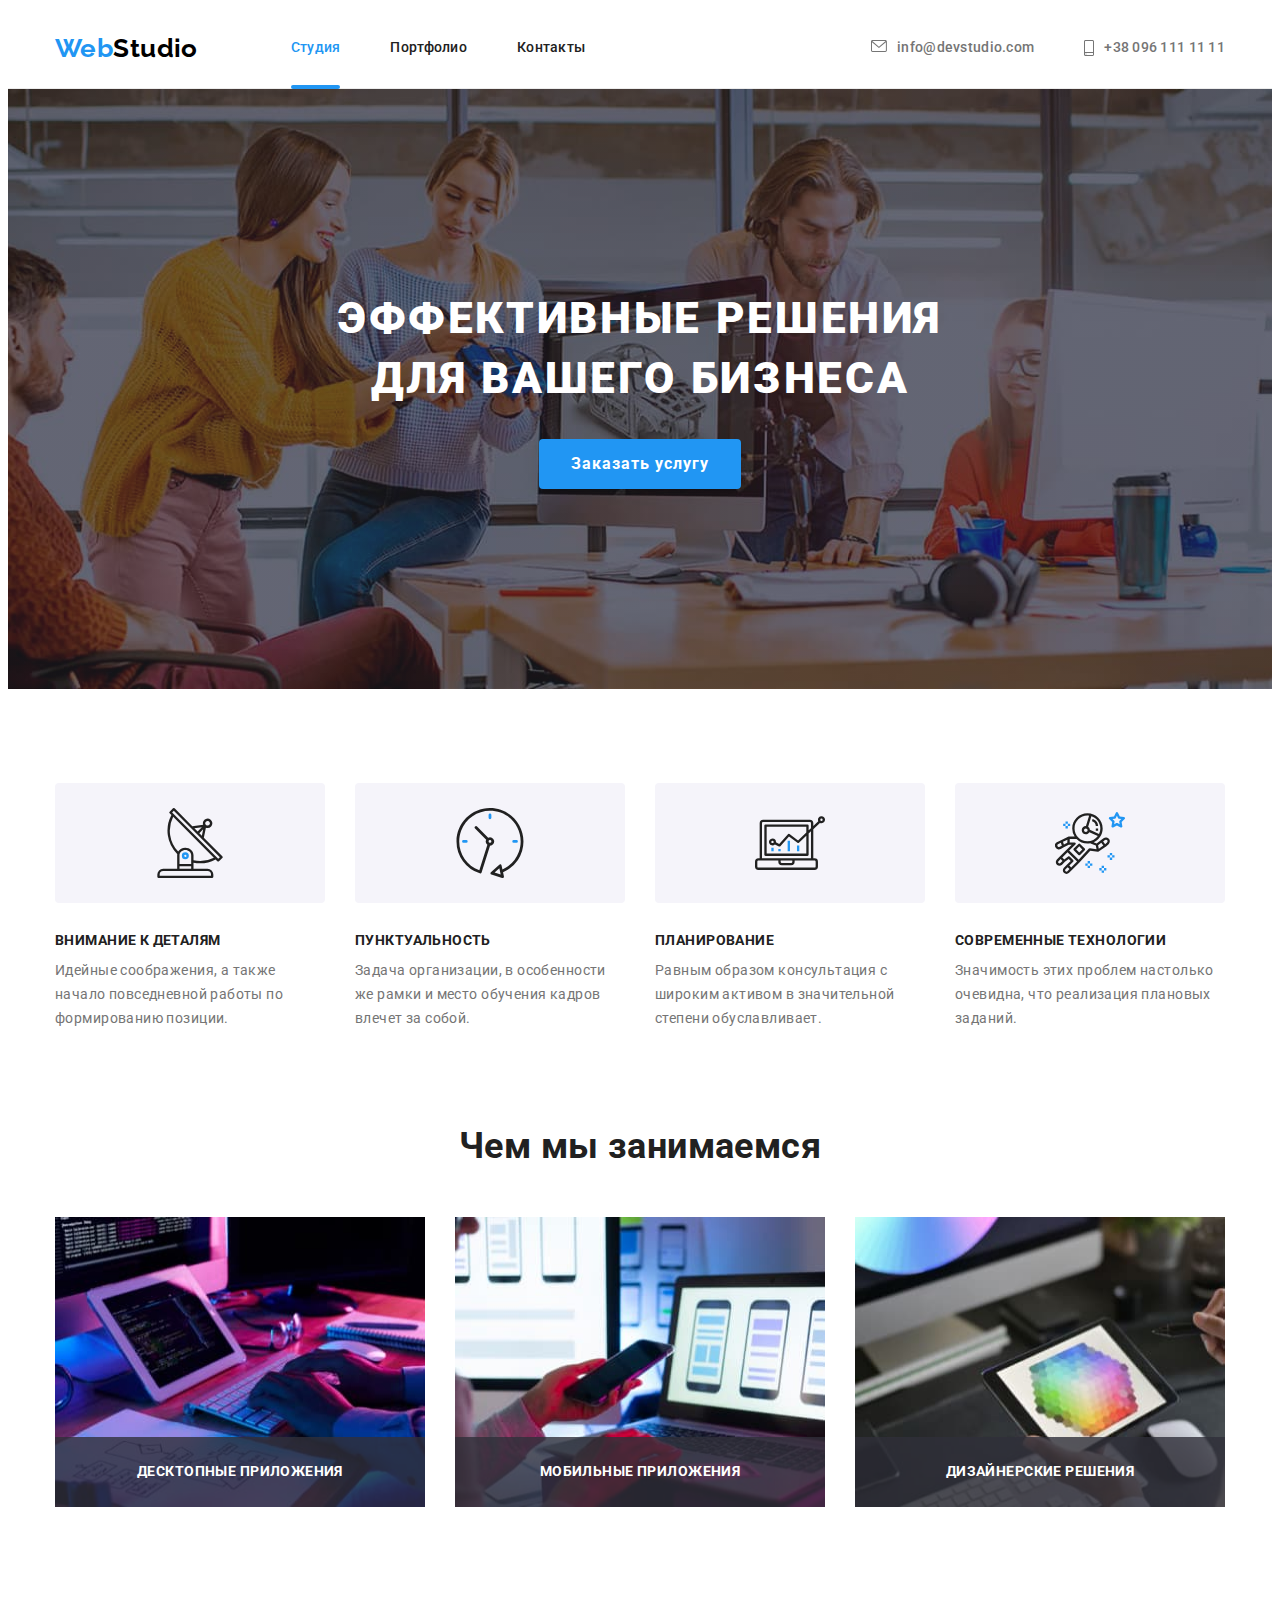
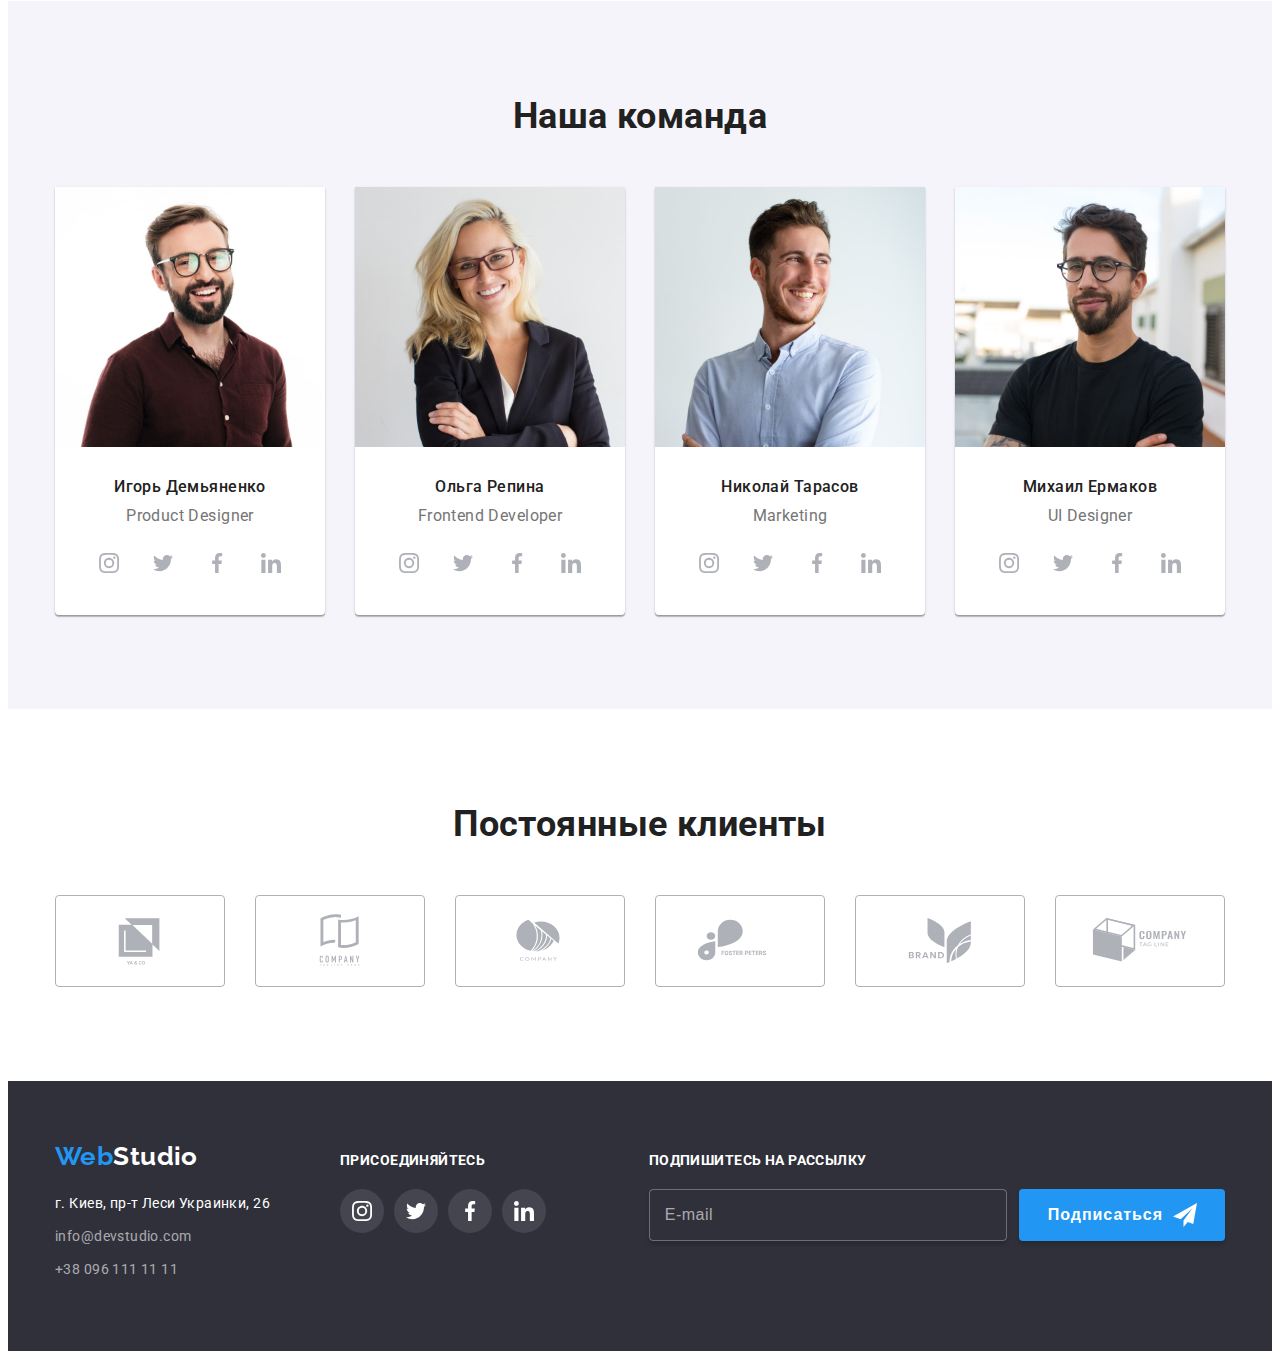
<file: index.html>
<!DOCTYPE html>
<html lang="ru">
  <head>
    <meta charset="UTF-8" />
    <meta http-equiv="X-UA-Compatible" content="IE=edge" />
    <meta name="viewport" content="width=device-width, initial-scale=1.0" />
    <link rel="preconnect" href="https://fonts.gstatic.com" />
    <link
      href="https://fonts.googleapis.com/css2?family=Raleway:wght@700&family=Roboto:wght@400;500;700;900&display=swap"
      rel="stylesheet"
    />
    <link
      rel="stylesheet"
      href="https://cdnjs.cloudflare.com/ajax/libs/modern-normalize/1.1.0/modern-normalize.min.css"
      integrity="sha512-wpPYUAdjBVSE4KJnH1VR1HeZfpl1ub8YT/NKx4PuQ5NmX2tKuGu6U/JRp5y+Y8XG2tV+wKQpNHVUX03MfMFn9Q=="
      crossorigin="anonymous"
      referrerpolicy="no-referrer"
    />
    <link rel="stylesheet" href="./css/styles.css" />
    <title>Студия</title>
  </head>
  <body>
    <header class="header-section">
      <div class="container">
        <nav class="nav">
          <a class="logo link" href="./index.html" lang="en"
            >Web<span class="logo-span">Studio</span></a
          >
          <ul class="nav-site list">
            <li class="nav-site-item">
              <a class="nav-site-link link current" href="./index.html"
                >Студия</a
              >
            </li>
            <li class="nav-site-item">
              <a class="nav-site-link link" href="./portfolio.html"
                >Портфолио</a
              >
            </li>
            <li class="nav-site-item">
              <a class="nav-site-link link" href="#">Контакты</a>
            </li>
          </ul>
        </nav>
        <ul class="nav-contact list">
          <li class="nav-contact-item">
            <a class="nav-contact-link link" href="mailto:info@devstudio.com">
              <svg class="nav-costacts-icon" width="16" height="12">
                <use href="./images/icons.svg#icon-envelope"></use>
              </svg>
              info@devstudio.com</a
            >
          </li>
          <li class="nav-contact-item">
            <a class="nav-contact-link link" href="tel:00380961111111">
              <svg class="nav-costacts-icon" width="10" height="16">
                <use href="./images/icons.svg#icon-smartphone"></use>
              </svg>
              +38 096 111 11 11</a
            >
          </li>
        </ul>
      </div>
    </header>
    <main>
      <!--HERO-->
      <section class="hero-section overlay">
        <div class="container">
          <h1 class="hero-title">Эффективные решения для вашего бизнеса</h1>
          <button class="hero-btn" type="button" data-modal-open>
            Заказать услугу
          </button>
        </div>
      </section>
      <!--FEATURES-->
      <section class="features-section">
        <div class="container">
          <!--h2 for this section is hidden via css-->
          <h2 class="features-title visually-hidden">Особенности</h2>
          <ul class="features-list list">
            <li class="features-item">
              <div class="features-icon-wraper">
                <svg class="features-icon" width="70" height="70">
                  <use href="./images/icons.svg#icon-antenna"></use>
                </svg>
              </div>
              <h3 class="features-subtitle">Внимание к деталям</h3>
              <p class="features-description">
                Идейные соображения, а также начало повседневной работы по
                формированию позиции.
              </p>
            </li>
            <li class="features-item">
              <div class="features-icon-wraper">
                <svg class="features-icon" width="70" height="70">
                  <use href="./images/icons.svg#icon-clock"></use>
                </svg>
              </div>
              <h3 class="features-subtitle">Пунктуальность</h3>
              <p class="features-description">
                Задача организации, в особенности же рамки и место обучения
                кадров влечет за собой.
              </p>
            </li>
            <li class="features-item">
              <div class="features-icon-wraper">
                <svg class="features-icon" width="70" height="70">
                  <use href="./images/icons.svg#icon-diagram"></use>
                </svg>
              </div>
              <h3 class="features-subtitle">Планирование</h3>
              <p class="features-description">
                Равным образом консультация с широким активом в значительной
                степени обуславливает.
              </p>
            </li>
            <li class="features-item">
              <div class="features-icon-wraper">
                <svg class="features-icon" width="70" height="70">
                  <use href="./images/icons.svg#icon-astronaut"></use>
                </svg>
              </div>
              <h3 class="features-subtitle">Современные технологии</h3>
              <p class="features-description">
                Значимость этих проблем настолько очевидна, что реализация
                плановых заданий.
              </p>
            </li>
          </ul>
        </div>
      </section>
      <!--WHAT WE DO-->
      <section class="what-we-do-section">
        <div class="container">
          <h2 class="what-we-do-title section-title">Чем мы занимаемся</h2>
          <ul class="what-we-do-list list">
            <li class="what-we-do-item">
              <img
                class="what-we-do-image"
                src="./images/studio/what_we_do/img_1.jpg"
                alt="программист набирает код"
                width="370"
                height="290"
              />
              <p class="what-we-do-description">Десктопные приложения</p>
            </li>
            <li class="what-we-do-item">
              <img
                class="what-we-do-image"
                src="./images/studio/what_we_do/img_2.jpg"
                alt="дизайнер выбирает макет мобильной страницы"
                width="370"
                height="290"
              />
              <p class="what-we-do-description">Мобильные приложения</p>
            </li>
            <li class="what-we-do-item">
              <img
                class="what-we-do-image"
                src="./images/studio/what_we_do/img_3.jpg"
                alt="дизайнер выбирает цвет из палитры"
                width="370"
                height="290"
              />
              <p class="what-we-do-description">Дизайнерские решения</p>
            </li>
          </ul>
        </div>
      </section>
      <!--TEAM-->
      <section class="team-section">
        <div class="container">
          <h2 class="team-title section-title">Наша команда</h2>
          <ul class="team-list list set-wrapper">
            <li class="team-item set-element">
              <div class="team-item-thumb">
                <img
                  src="./images/studio/team/ihor.jpg"
                  alt="улыбающийся мужчина"
                  width="270"
                  height="260"
                />
              </div>
              <div class="team-item-info">
                <h3 class="team-subtitle">Игорь Демьяненко</h3>
                <p class="team-description" lang="en">Product Designer</p>
                <ul class="socials-list list">
                  <li class="socials-item">
                    <a
                      class="socials-link"
                      aria-label="Ссылка на Instagram"
                      href="#"
                      target="_blank"
                      rel="noopener noreferrer"
                    >
                      <span class="visually-hidden">Переход в соцсеть</span>
                      <svg class="socials-icon">
                        <use href="./images/icons.svg#icon-instagram"></use>
                      </svg>
                    </a>
                  </li>
                  <li class="socials-item">
                    <a
                      class="socials-link"
                      aria-label="Ссылка на Twitter"
                      href="#"
                      target="_blank"
                      rel="noopener noreferrer"
                    >
                      <span class="visually-hidden">Переход в соцсеть</span>
                      <svg class="socials-icon">
                        <use href="./images/icons.svg#icon-twitter"></use>
                      </svg>
                    </a>
                  </li>
                  <li class="socials-item">
                    <a
                      class="socials-link"
                      aria-label="Ссылка на Facebook"
                      href="#"
                      target="_blank"
                      rel="noopener noreferrer"
                    >
                      <span class="visually-hidden">Переход в соцсеть</span>
                      <svg class="socials-icon">
                        <use href="./images/icons.svg#icon-facebook"></use>
                      </svg>
                    </a>
                  </li>
                  <li class="socials-item">
                    <a
                      class="socials-link"
                      aria-label="Ссылка на LinkedIn"
                      href="#"
                      target="_blank"
                      rel="noopener noreferrer"
                    >
                      <span class="visually-hidden">Переход в соцсеть</span>
                      <svg class="socials-icon">
                        <use href="./images/icons.svg#icon-linkedin"></use>
                      </svg>
                    </a>
                  </li>
                </ul>
              </div>
            </li>
            <li class="team-item set-element">
              <div class="team-item-thumb">
                <img
                  src="./images/studio/team/olga.jpg"
                  alt="улыбающаяся девушка"
                  width="270"
                  height="260"
                />
              </div>
              <div class="team-item-info">
                <h3 class="team-subtitle">Ольга Репина</h3>
                <p class="team-description" lang="en">Frontend Developer</p>
                <ul class="socials-list list">
                  <li class="socials-item">
                    <a
                      class="socials-link"
                      aria-label="Ссылка на Instagram"
                      href="#"
                      target="_blank"
                      rel="noopener noreferrer"
                    >
                      <span class="visually-hidden">Переход в соцсеть</span>
                      <svg class="socials-icon">
                        <use href="./images/icons.svg#icon-instagram"></use>
                      </svg>
                    </a>
                  </li>
                  <li class="socials-item">
                    <a
                      class="socials-link"
                      aria-label="Ссылка на Twitter"
                      href="#"
                      target="_blank"
                      rel="noopener noreferrer"
                    >
                      <span class="visually-hidden">Переход в соцсеть</span>
                      <svg class="socials-icon">
                        <use href="./images/icons.svg#icon-twitter"></use>
                      </svg>
                    </a>
                  </li>
                  <li class="socials-item">
                    <a
                      class="socials-link"
                      aria-label="Ссылка на Facebook"
                      href="#"
                      target="_blank"
                      rel="noopener noreferrer"
                    >
                      <span class="visually-hidden">Переход в соцсеть</span>
                      <svg class="socials-icon">
                        <use href="./images/icons.svg#icon-facebook"></use>
                      </svg>
                    </a>
                  </li>
                  <li class="socials-item">
                    <a
                      class="socials-link"
                      aria-label="Ссылка на LinkedIn"
                      href="#"
                      target="_blank"
                      rel="noopener noreferrer"
                    >
                      <span class="visually-hidden">Переход в соцсеть</span>
                      <svg class="socials-icon">
                        <use href="./images/icons.svg#icon-linkedin"></use>
                      </svg>
                    </a>
                  </li>
                </ul>
              </div>
            </li>
            <li class="team-item set-element">
              <div class="team-item-thumb">
                <img
                  src="./images/studio/team/nikolai.jpg"
                  alt="улыбающийся мужчина"
                  width="270"
                  height="260"
                />
              </div>
              <div class="team-item-info">
                <h3 class="team-subtitle">Николай Тарасов</h3>
                <p class="team-description" lang="en">Marketing</p>
                <ul class="socials-list list">
                  <li class="socials-item">
                    <a
                      class="socials-link"
                      aria-label="Ссылка на Instagram"
                      href="#"
                      target="_blank"
                      rel="noopener noreferrer"
                    >
                      <span class="visually-hidden">Переход в соцсеть</span>
                      <svg class="socials-icon">
                        <use href="./images/icons.svg#icon-instagram"></use>
                      </svg>
                    </a>
                  </li>
                  <li class="socials-item">
                    <a
                      class="socials-link"
                      aria-label="Ссылка на Twitter"
                      href="#"
                      target="_blank"
                      rel="noopener noreferrer"
                    >
                      <span class="visually-hidden">Переход в соцсеть</span>
                      <svg class="socials-icon">
                        <use href="./images/icons.svg#icon-twitter"></use>
                      </svg>
                    </a>
                  </li>
                  <li class="socials-item">
                    <a
                      class="socials-link"
                      aria-label="Ссылка на Facebook"
                      href="#"
                      target="_blank"
                      rel="noopener noreferrer"
                    >
                      <span class="visually-hidden">Переход в соцсеть</span>
                      <svg class="socials-icon">
                        <use href="./images/icons.svg#icon-facebook"></use>
                      </svg>
                    </a>
                  </li>
                  <li class="socials-item">
                    <a
                      class="socials-link"
                      aria-label="Ссылка на LinkedIn"
                      href="#"
                      target="_blank"
                      rel="noopener noreferrer"
                    >
                      <span class="visually-hidden">Переход в соцсеть</span>
                      <svg class="socials-icon">
                        <use href="./images/icons.svg#icon-linkedin"></use>
                      </svg>
                    </a>
                  </li>
                </ul>
              </div>
            </li>
            <li class="team-item set-element">
              <div class="team-item-thumb">
                <img
                  src="./images/studio/team/mykhail.jpg"
                  alt="улыбающийся мужчина"
                  width="270"
                  height="260"
                />
              </div>
              <div class="team-item-info">
                <h3 class="team-subtitle">Михаил Ермаков</h3>
                <p class="team-description" lang="en">UI Designer</p>
                <ul class="socials-list list">
                  <li class="socials-item">
                    <a
                      class="socials-link"
                      aria-label="Ссылка на Instagram"
                      href="#"
                      target="_blank"
                      rel="noopener noreferrer"
                    >
                      <span class="visually-hidden">Переход в соцсеть</span>
                      <svg class="socials-icon">
                        <use href="./images/icons.svg#icon-instagram"></use>
                      </svg>
                    </a>
                  </li>
                  <li class="socials-item">
                    <a
                      class="socials-link"
                      aria-label="Ссылка на Twitter"
                      href="#"
                      target="_blank"
                      rel="noopener noreferrer"
                    >
                      <span class="visually-hidden">Переход в соцсеть</span>
                      <svg class="socials-icon">
                        <use href="./images/icons.svg#icon-twitter"></use>
                      </svg>
                    </a>
                  </li>
                  <li class="socials-item">
                    <a
                      class="socials-link"
                      aria-label="Ссылка на Facebook"
                      href="#"
                      target="_blank"
                      rel="noopener noreferrer"
                    >
                      <span class="visually-hidden">Переход в соцсеть</span>
                      <svg class="socials-icon">
                        <use href="./images/icons.svg#icon-facebook"></use>
                      </svg>
                    </a>
                  </li>
                  <li class="socials-item">
                    <a
                      class="socials-link"
                      aria-label="Ссылка на LinkedIn"
                      href="#"
                      target="_blank"
                      rel="noopener noreferrer"
                    >
                      <span class="visually-hidden">Переход в соцсеть</span>
                      <svg class="socials-icon">
                        <use href="./images/icons.svg#icon-linkedin"></use>
                      </svg>
                    </a>
                  </li>
                </ul>
              </div>
            </li>
          </ul>
        </div>
      </section>
      <!--CLIENTS-->
      <section class="clients-section">
        <div class="container">
          <h2 class="clients-title section-title">Постоянные клиенты</h2>
          <ul class="clients-list list set-wrapper">
            <li class="clients-item set-element">
              <a
                class="clients-link"
                aria-label="Ссылка на страницу клиента"
                href="#"
                target="_blank"
                rel="noopener noreferrer"
              >
                <span class="visually-hidden">Переход на страницу слиента</span>
                <svg class="clients-icon" width="106" height="60">
                  <use href="./images/icons.svg#icon-client_1"></use>
                </svg>
              </a>
            </li>
            <li class="clients-item set-element">
              <a
                class="clients-link"
                aria-label="Ссылка на страницу клиента"
                href="#"
                target="_blank"
                rel="noopener noreferrer"
              >
                <span class="visually-hidden">Переход на страницу слиента</span>
                <svg class="clients-icon" width="106" height="60">
                  <use href="./images/icons.svg#icon-client_2"></use>
                </svg>
              </a>
            </li>
            <li class="clients-item set-element">
              <a
                class="clients-link"
                aria-label="Ссылка на страницу клиента"
                href="#"
                target="_blank"
                rel="noopener noreferrer"
              >
                <span class="visually-hidden">Переход на страницу слиента</span>
                <svg class="clients-icon" width="106" height="60">
                  <use href="./images/icons.svg#icon-client_3"></use>
                </svg>
              </a>
            </li>
            <li class="clients-item set-element">
              <a
                class="clients-link"
                aria-label="Ссылка на страницу клиента"
                href="#"
                target="_blank"
                rel="noopener noreferrer"
              >
                <span class="visually-hidden">Переход на страницу слиента</span>
                <svg class="clients-icon" width="106" height="60">
                  <use href="./images/icons.svg#icon-client_4"></use>
                </svg>
              </a>
            </li>
            <li class="clients-item set-element">
              <a
                class="clients-link"
                aria-label="Ссылка на страницу клиента"
                href="#"
                target="_blank"
                rel="noopener noreferrer"
              >
                <span class="visually-hidden">Переход на страницу слиента</span>
                <svg class="clients-icon" width="106" height="60">
                  <use href="./images/icons.svg#icon-client_5"></use>
                </svg>
              </a>
            </li>
            <li class="clients-item set-element">
              <a
                class="clients-link"
                aria-label="Ссылка на страницу клиента"
                href="#"
                target="_blank"
                rel="noopener noreferrer"
              >
                <span class="visually-hidden">Переход на страницу слиента</span>
                <svg class="clients-icon" width="106" height="60">
                  <use href="./images/icons.svg#icon-client_6"></use>
                </svg>
              </a>
            </li>
          </ul>
        </div>
      </section>
    </main>
    <footer class="footer-section">
      <div class="container">
        <div class="footer-nav-wrapper">
          <h2 class="footer-title visually-hidden">Подвал</h2>
          <a class="logo link" href="./index.html" lang="en"
            >Web<span class="logo-span">Studio</span>
          </a>
          <address>
            <ul class="address list">
              <li class="address-item">
                <a
                  class="address-map link"
                  href="https://goo.gl/maps/WBp1z51C1kAFo6pN6"
                  target="_blank"
                  rel="noopener noreferrer"
                  >г. Киев, пр-т Леси Украинки, 26
                </a>
              </li>
              <li class="address-item">
                <a class="address-mail link" href="mailto:info@devstudio.com"
                  >info@devstudio.com
                </a>
              </li>
              <li class="address-item">
                <a class="address-tel link" href="tel:00380961111111"
                  >+38 096 111 11 11
                </a>
              </li>
            </ul>
          </address>
        </div>
        <div class="join-us">
          <h3 class="join-us-title">Присоединяйтесь</h3>
          <ul class="socials-list list">
            <li class="socials-item">
              <a
                class="socials-link footer-link"
                aria-label="Ссылка на Instagram"
                href="#"
                target="_blank"
                rel="noopener noreferrer"
              >
                <span class="visually-hidden">Переход в соцсеть</span>
                <svg class="socials-icon">
                  <use href="./images/icons.svg#icon-instagram"></use>
                </svg>
              </a>
            </li>
            <li class="socials-item">
              <a
                class="socials-link footer-link"
                aria-label="Ссылка на Twitter"
                href="#"
                target="_blank"
                rel="noopener noreferrer"
              >
                <span class="visually-hidden">Переход в соцсеть</span>
                <svg class="socials-icon">
                  <use href="./images/icons.svg#icon-twitter"></use>
                </svg>
              </a>
            </li>
            <li class="socials-item">
              <a
                class="socials-link footer-link"
                aria-label="Ссылка на Facebook"
                href="#"
                target="_blank"
                rel="noopener noreferrer"
              >
                <span class="visually-hidden">Переход в соцсеть</span>
                <svg class="socials-icon">
                  <use href="./images/icons.svg#icon-facebook"></use>
                </svg>
              </a>
            </li>
            <li class="socials-item">
              <a
                class="socials-link footer-link"
                aria-label="Ссылка на LinkedIn"
                href="#"
                target="_blank"
                rel="noopener noreferrer"
              >
                <span class="visually-hidden">Переход в соцсеть</span>
                <svg class="socials-icon">
                  <use href="./images/icons.svg#icon-linkedin"></use>
                </svg>
              </a>
            </li>
          </ul>
        </div>
        <div class="subscribe">
          <h3 class="subscribe-title">Подпишитесь на рассылку</h3>
          <form class="subscribe-form" action="#">
            <label class="subscribe-form-label">
              <input
                class="subscribe-form-input"
                name="user-email"
                type="email"
                placeholder="E-mail"
                minlength="5"
              />
            </label>
            <button class="subscribe-form-btn" type="submit">
              <span class="subscribe-form-btn-text">Подписаться</span>
              <svg class="subscribe-form-icon" width="24" height="24">
                <use href="./images/icons.svg#icon-subscribe"></use>
              </svg>
            </button>
          </form>
        </div>
      </div>
    </footer>

    <!-- BACKDROP -->
    <div class="backdrop is-hidden" data-modal>
      <div class="modal-window">
        <button class="modal-close-btn" type="button" data-modal-close>
          <span class="visually-hidden">Закрыть модальное окно</span>
          <svg class="modal-close-icon" width="18" height="18">
            <use href="./images/icons.svg#close-black"></use>
          </svg>
        </button>
        <form class="modal-form" action="#">
          <div
            class="modal-form-group"
            role="group"
            aria-labelledby="modal-form-title"
          >
            <p id="modal-form-title">Оставьте свои данные, мы вам перезвоним</p>
            <label class="modal-form-label" for="name">
              Имя
              <span class="modal-form-input-wrapper">
                <input
                  class="modal-form-input"
                  id="name"
                  name="user-name"
                  type="text"
                  placeholder=" "
                  minlength="2"
                  pattern="[a-zA-Zа-яёА-ЯЁ]+"
                  title="Минимум 2 символа кирилицы, или латиницы"
                  required
                />
                <svg class="modal-form-icon" width="18" height="18">
                  <use href="./images/icons.svg#icon-person"></use>
                </svg>
              </span>
            </label>
            <label class="modal-form-label" for="tel">
              Телефон
              <span class="modal-form-input-wrapper">
                <input
                  class="modal-form-input"
                  id="tel"
                  name="user-tel"
                  type="tel"
                  placeholder=" "
                  minlength="10"
                  pattern="[0-9]+"
                  required
                />
                <svg class="modal-form-icon" width="18" height="18">
                  <use href="./images/icons.svg#icon-phone"></use>
                </svg>
              </span>
            </label>
            <label class="modal-form-label" for="email">
              Почта
              <span class="modal-form-input-wrapper">
                <input
                  class="modal-form-input"
                  id="email"
                  name="user-email"
                  type="email"
                  placeholder=" "
                  minlength="5"
                  required
                />
                <svg class="modal-form-icon" width="18" height="18">
                  <use href="./images/icons.svg#icon-email"></use>
                </svg>
              </span>
            </label>
            <label class="modal-form-label" for="comment">
              Комментарий
              <textarea
                class="modal-form-input"
                id="comment"
                name="user-message"
                placeholder="Введите текст"
              ></textarea>
            </label>
          </div>
          <input
            class="modal-form-checkbox visually-hidden"
            id="accept-policy"
            name="ckeckbox"
            type="checkbox"
            required
          />
          <label class="modal-form-checkbox-label" for="accept-policy"
            >Соглашаюсь с рассылкой и принимаю&nbsp;<a
              class="modal-form-checkbox-link"
              href="#"
              >Условия договора</a
            ></label
          >
          <button class="modal-form-btn" type="submit">Отправить</button>
        </form>
      </div>
    </div>

    <!-- SCRIPTS -->
    <script src="./js/modal.js"></script>
  </body>
</html>
</file>
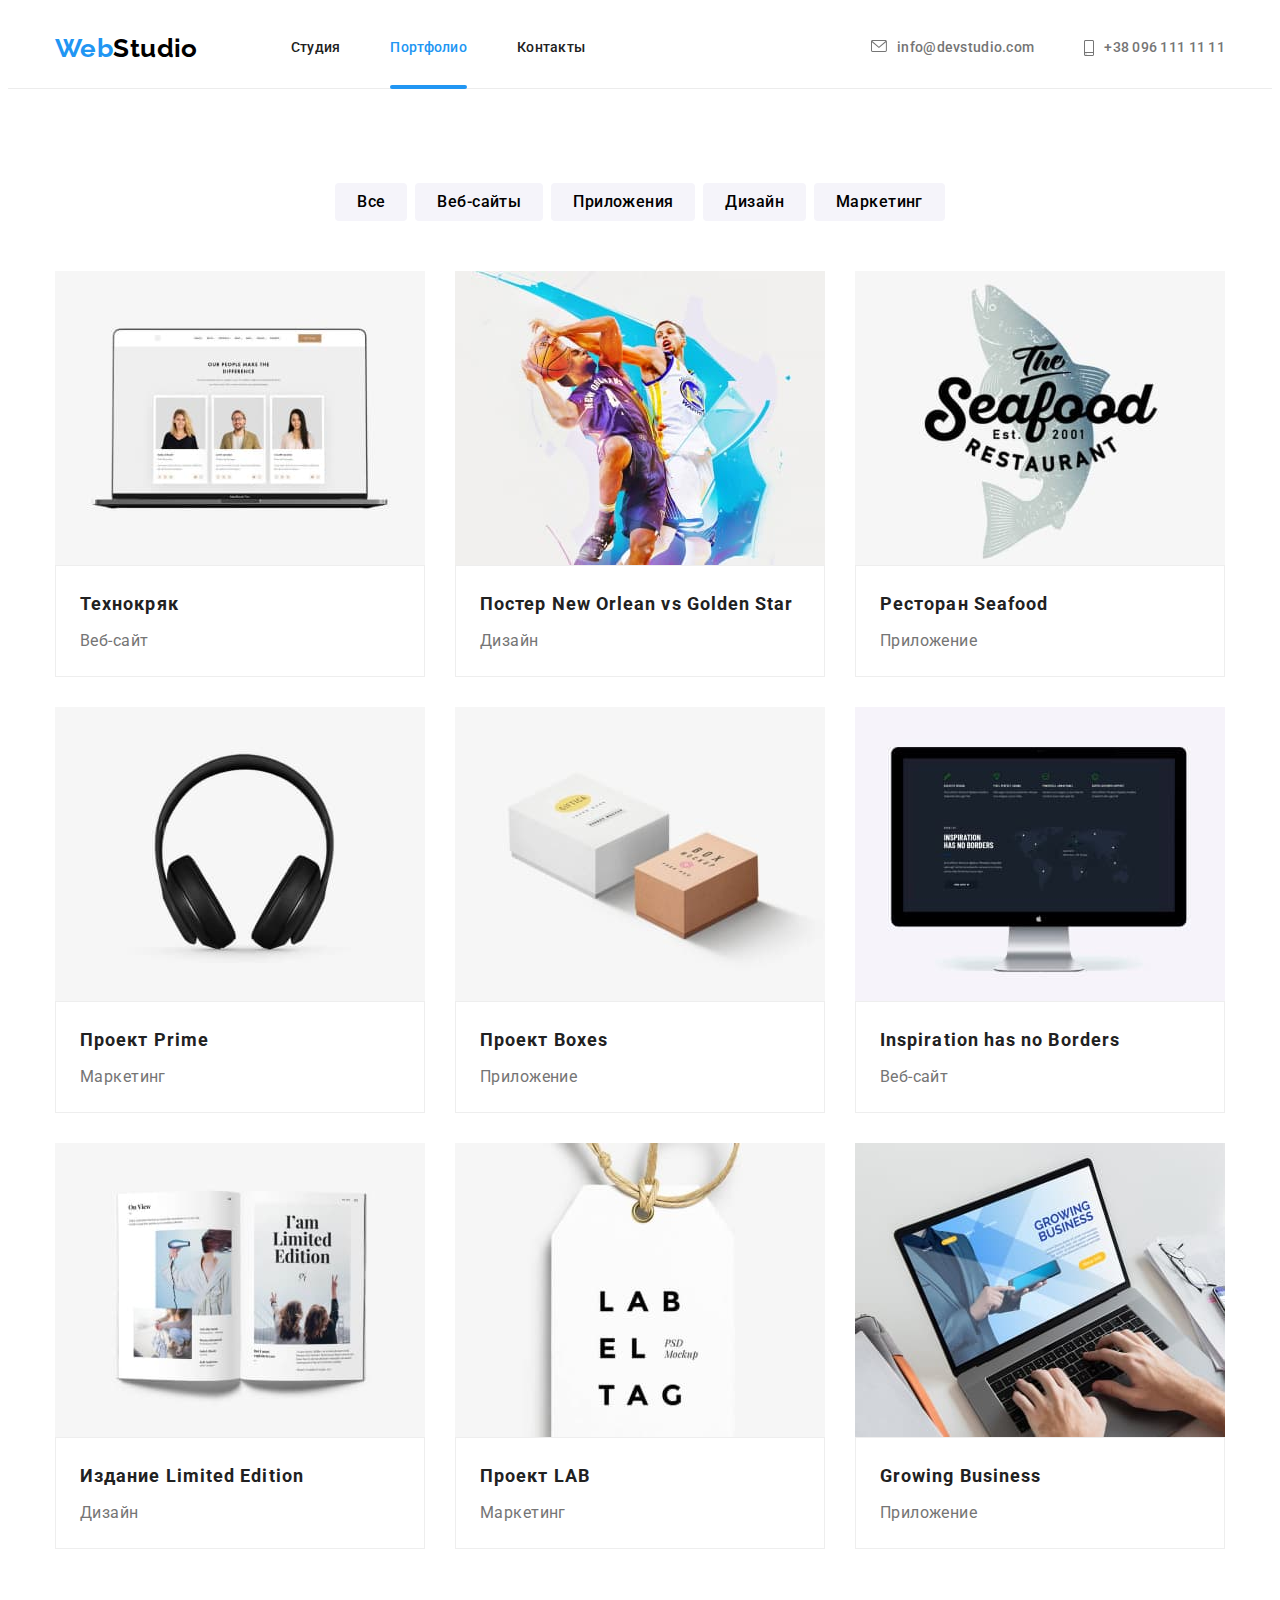
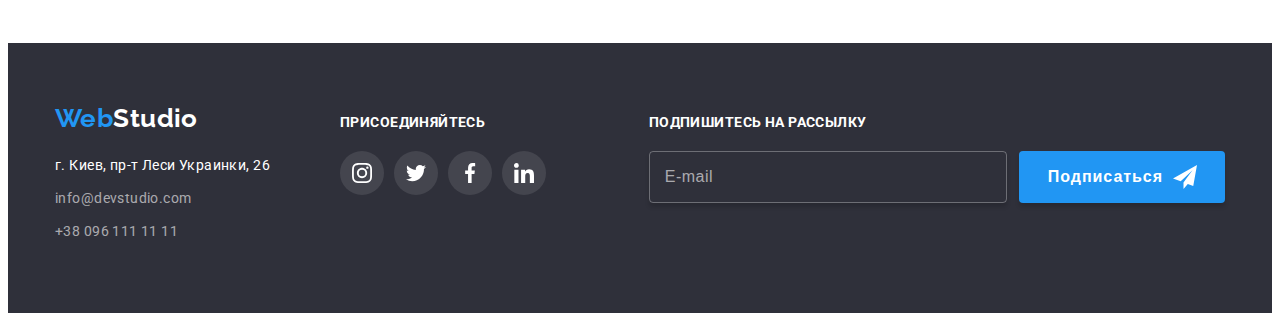
<file: portfolio.html>
<!DOCTYPE html>
<html lang="ru">
  <head>
    <meta charset="UTF-8" />
    <meta http-equiv="X-UA-Compatible" content="IE=edge" />
    <meta name="viewport" content="width=device-width, initial-scale=1.0" />
    <link rel="preconnect" href="https://fonts.gstatic.com" />
    <link
      href="https://fonts.googleapis.com/css2?family=Raleway:wght@700&family=Roboto:wght@400;500;700;900&display=swap"
      rel="stylesheet"
    />
    <link
      rel="stylesheet"
      href="https://cdnjs.cloudflare.com/ajax/libs/modern-normalize/1.1.0/modern-normalize.min.css"
      integrity="sha512-wpPYUAdjBVSE4KJnH1VR1HeZfpl1ub8YT/NKx4PuQ5NmX2tKuGu6U/JRp5y+Y8XG2tV+wKQpNHVUX03MfMFn9Q=="
      crossorigin="anonymous"
      referrerpolicy="no-referrer"
    />
    <link rel="stylesheet" href="./css/styles.css" />
    <title>Портфолио</title>
  </head>
  <body>
    <header class="header-section">
      <div class="container">
        <nav class="nav">
          <a class="logo link" href="./index.html" lang="en"
            >Web<span class="logo-span">Studio</span></a
          >
          <ul class="nav-site list">
            <li class="nav-site-item">
              <a class="nav-site-link link" href="./index.html">Студия</a>
            </li>
            <li class="nav-site-item">
              <a class="nav-site-link link current" href="./portfolio.html"
                >Портфолио</a
              >
            </li>
            <li class="nav-site-item">
              <a class="nav-site-link link" href="">Контакты</a>
            </li>
          </ul>
        </nav>
        <ul class="nav-contact list">
          <li class="nav-contact-item">
            <a class="nav-contact-link link" href="mailto:info@devstudio.com">
              <svg class="nav-costacts-icon" width="16" height="12">
                <use href="./images/icons.svg#icon-envelope"></use>
              </svg>
              info@devstudio.com</a
            >
          </li>
          <li class="nav-contact-item">
            <a class="nav-contact-link link" href="tel:00380961111111">
              <svg class="nav-costacts-icon" width="10" height="16">
                <use href="./images/icons.svg#icon-smartphone"></use>
              </svg>
              +38 096 111 11 11</a
            >
          </li>
        </ul>
      </div>
    </header>
    <main>
      <!-- PORTFOLIO -->
      <section class="portfolio-section">
        <div class="container">
          <!--h1 for this section is hidden via css-->
          <h1 class="portfolio-title visually-hidden">Портфолио</h1>
          <div class="filter">
            <ul class="portfolio-filter list">
              <li class="portfolio-filter-item">
                <button class="portfolio-filter-btn" type="button">Все</button>
              </li>
              <li class="portfolio-filter-item">
                <button class="portfolio-filter-btn" type="button">
                  Веб-сайты
                </button>
              </li>
              <li class="portfolio-filter-item">
                <button class="portfolio-filter-btn" type="button">
                  Приложения
                </button>
              </li>
              <li class="portfolio-filter-item">
                <button class="portfolio-filter-btn" type="button">
                  Дизайн
                </button>
              </li>
              <li class="portfolio-filter-item">
                <button class="portfolio-filter-btn" type="button">
                  Маркетинг
                </button>
              </li>
            </ul>
          </div>
          <div class="works">
            <ul class="portfolio-works list set-wrapper">
              <li class="portfolio-works-item set-element">
                <a
                  class="portfolio-works-link link"
                  href=""
                  target="_blank"
                  rel="noopener noreferrer"
                >
                  <div class="portfolio-works-thumb">
                    <img
                      src="./images/portfolio/img_1.jpg"
                      alt="ноутбук с открытым веб-сайтом"
                      width="370"
                      height="294"
                    />
                    <p class="portfolio-works-overlay">
                      Технокряк это современная площадка распространения
                      коронавируса. Компании используют эту платформу для
                      цифрового шпионажа и атак на защищённые сервера
                      конкурентов.
                    </p>
                  </div>
                  <div class="portfolio-works-info">
                    <h2 class="portfolio-works-subtitle">Технокряк</h2>
                    <p class="portfolio-works-description">Веб-сайт</p>
                  </div>
                </a>
              </li>
              <li class="portfolio-works-item set-element">
                <a
                  class="portfolio-works-link link"
                  href=""
                  target="_blank"
                  rel="noopener noreferrer"
                >
                  <div class="portfolio-works-thumb">
                    <img
                      src="./images/portfolio/img_2.jpg"
                      alt="баскетболисты играют"
                      width="370"
                      height="294"
                    />
                    <p class="portfolio-works-overlay"></p>
                  </div>
                  <div class="portfolio-works-info">
                    <h2 class="portfolio-works-subtitle">
                      Постер
                      <span lang="en">New Orlean vs Golden Star</span>
                    </h2>
                    <p class="portfolio-works-description">Дизайн</p>
                  </div>
                </a>
              </li>
              <li class="portfolio-works-item set-element">
                <a
                  class="portfolio-works-link link"
                  href=""
                  target="_blank"
                  rel="noopener noreferrer"
                >
                  <div class="portfolio-works-thumb">
                    <img
                      src="./images/portfolio/img_3.jpg"
                      alt="логотип ресторана с рыбой"
                      width="370"
                      height="294"
                    />
                    <p class="portfolio-works-overlay"></p>
                  </div>
                  <div class="portfolio-works-info">
                    <h2 class="portfolio-works-subtitle">
                      Ресторан <span lang="en">Seafood</span>
                    </h2>
                    <p class="portfolio-works-description">Приложение</p>
                  </div>
                </a>
              </li>
              <li class="portfolio-works-item set-element">
                <a
                  class="portfolio-works-link link"
                  href=""
                  target="_blank"
                  rel="noopener noreferrer"
                >
                  <div class="portfolio-works-thumb">
                    <img
                      src="./images/portfolio/img_4.jpg"
                      alt="наушники"
                      width="370"
                      height="294"
                    />
                    <p class="portfolio-works-overlay"></p>
                  </div>
                  <div class="portfolio-works-info">
                    <h2 class="portfolio-works-subtitle">
                      Проект <span lang="en">Prime</span>
                    </h2>
                    <p class="portfolio-works-description">Маркетинг</p>
                  </div>
                </a>
              </li>
              <li class="portfolio-works-item set-element">
                <a
                  class="portfolio-works-link link"
                  href=""
                  target="_blank"
                  rel="noopener noreferrer"
                >
                  <div class="portfolio-works-thumb">
                    <img
                      src="./images/portfolio/img_5.jpg"
                      alt="две картонные коробки"
                      width="370"
                      height="294"
                    />
                    <p class="portfolio-works-overlay"></p>
                  </div>
                  <div class="portfolio-works-info">
                    <h2 class="portfolio-works-subtitle">
                      Проект <span lang="en">Boxes</span>
                    </h2>
                    <p class="portfolio-works-description">Приложение</p>
                  </div>
                </a>
              </li>
              <li class="portfolio-works-item set-element">
                <a
                  class="portfolio-works-link link"
                  href=""
                  target="_blank"
                  rel="noopener noreferrer"
                >
                  <div class="portfolio-works-thumb">
                    <img
                      src="./images/portfolio/img_6.jpg"
                      alt="десктоп с открытым веб-сайтом"
                      width="370"
                      height="294"
                    />
                    <p class="portfolio-works-overlay"></p>
                  </div>
                  <div class="portfolio-works-info">
                    <h2 class="portfolio-works-subtitle" lang="en">
                      Inspiration has no Borders
                    </h2>
                    <p class="portfolio-works-description">Веб-сайт</p>
                  </div>
                </a>
              </li>
              <li class="portfolio-works-item set-element">
                <a
                  class="portfolio-works-link link"
                  href=""
                  target="_blank"
                  rel="noopener noreferrer"
                >
                  <div class="portfolio-works-thumb">
                    <img
                      src="./images/portfolio/img_7.jpg"
                      alt="открытая книга"
                      width="370"
                      height="294"
                    />
                    <p class="portfolio-works-overlay"></p>
                  </div>
                  <div class="portfolio-works-info">
                    <h2 class="portfolio-works-subtitle">
                      Издание <span lang="en">Limited Edition</span>
                    </h2>
                    <p class="portfolio-works-description">Дизайн</p>
                  </div>
                </a>
              </li>
              <li class="portfolio-works-item set-element">
                <a
                  class="portfolio-works-link link"
                  href=""
                  target="_blank"
                  rel="noopener noreferrer"
                >
                  <div class="portfolio-works-thumb">
                    <img
                      src="./images/portfolio/img_8.jpg"
                      alt="бирка"
                      width="370"
                      height="294"
                    />
                    <p class="portfolio-works-overlay"></p>
                  </div>
                  <div class="portfolio-works-info">
                    <h2 class="portfolio-works-subtitle">
                      Проект <span lang="en">LAB</span>
                    </h2>
                    <p class="portfolio-works-description">Маркетинг</p>
                  </div>
                </a>
              </li>
              <li class="portfolio-works-item set-element">
                <a
                  class="portfolio-works-link link"
                  href=""
                  target="_blank"
                  rel="noopener noreferrer"
                >
                  <div class="portfolio-works-thumb">
                    <img
                      src="./images/portfolio/img_9.jpg"
                      alt="мужские руки на ноутбуке с открытым веб-сайтом"
                      width="370"
                      height="294"
                    />
                    <p class="portfolio-works-overlay"></p>
                  </div>
                  <div class="portfolio-works-info">
                    <h2 class="portfolio-works-subtitle" lang="en">
                      Growing Business
                    </h2>
                    <p class="portfolio-works-description">Приложение</p>
                  </div>
                </a>
              </li>
            </ul>
          </div>
        </div>
      </section>
    </main>
    <footer class="footer-section">
      <div class="container">
        <div class="footer-nav-wrapper">
          <h2 class="footer-title visually-hidden">Подвал</h2>
          <a class="logo link" href="./index.html" lang="en"
            >Web<span class="logo-span">Studio</span>
          </a>
          <address>
            <ul class="address list">
              <li class="address-item">
                <a
                  class="address-map link"
                  href="https://goo.gl/maps/WBp1z51C1kAFo6pN6"
                  target="_blank"
                  rel="noopener noreferrer"
                  >г. Киев, пр-т Леси Украинки, 26
                </a>
              </li>
              <li class="address-item">
                <a class="address-mail link" href="mailto:info@devstudio.com"
                  >info@devstudio.com
                </a>
              </li>
              <li class="address-item">
                <a class="address-tel link" href="tel:00380961111111"
                  >+38 096 111 11 11
                </a>
              </li>
            </ul>
          </address>
        </div>
        <div class="join-us">
          <h3 class="join-us-title">Присоединяйтесь</h3>
          <ul class="socials-list list">
            <li class="socials-item">
              <a
                class="socials-link footer-link"
                aria-label="Ссылка на Instagram"
                href="#"
                target="_blank"
                rel="noopener noreferrer"
              >
                <span class="visually-hidden">Переход в соцсеть</span>
                <svg class="socials-icon">
                  <use href="./images/icons.svg#icon-instagram"></use>
                </svg>
              </a>
            </li>
            <li class="socials-item">
              <a
                class="socials-link footer-link"
                aria-label="Ссылка на Twitter"
                href="#"
                target="_blank"
                rel="noopener noreferrer"
              >
                <span class="visually-hidden">Переход в соцсеть</span>
                <svg class="socials-icon">
                  <use href="./images/icons.svg#icon-twitter"></use>
                </svg>
              </a>
            </li>
            <li class="socials-item">
              <a
                class="socials-link footer-link"
                aria-label="Ссылка на Facebook"
                href="#"
                target="_blank"
                rel="noopener noreferrer"
              >
                <span class="visually-hidden">Переход в соцсеть</span>
                <svg class="socials-icon">
                  <use href="./images/icons.svg#icon-facebook"></use>
                </svg>
              </a>
            </li>
            <li class="socials-item">
              <a
                class="socials-link footer-link"
                aria-label="Ссылка на LinkedIn"
                href="#"
                target="_blank"
                rel="noopener noreferrer"
              >
                <span class="visually-hidden">Переход в соцсеть</span>
                <svg class="socials-icon">
                  <use href="./images/icons.svg#icon-linkedin"></use>
                </svg>
              </a>
            </li>
          </ul>
        </div>
        <div class="subscribe">
          <h3 class="subscribe-title">Подпишитесь на рассылку</h3>
          <form class="subscribe-form" action="">
            <label class="subscribe-form-label">
              <input
                class="subscribe-form-input"
                name="user-email"
                type="email"
                placeholder="E-mail"
                minlength="5"
              />
            </label>
            <button class="subscribe-form-btn" type="submit">
              <span class="subscribe-form-btn-text">Подписаться</span>
              <svg class="subscribe-form-icon" width="24" height="24">
                <use href="./images/icons.svg#icon-subscribe"></use>
              </svg>
            </button>
          </form>
        </div>
      </div>
    </footer>
  </body>
</html>
</file>
<file: css/styles.css>
:root {
  --white-color: #ffffff;
  --black-color: #000000;
  --accent-color: #2196f3;
  --primary-text-color: #212121;
  --secondary-text-color: #757575;
  --hero-bg-color: #c4c4c4;
  --primary-bg-color: #f5f4fa;
  --secondary-bg-color: #2f303a;
  --icon-fill-color: #afb1b8;
  --primary-font: 'roboto', sans-serif;
  --secondary-font: 'raleway', sans-serif;
  --btn-subtitle-description-font-size: 16px;
  --section-vertical-padding: 94px;
  --set-gap: 30px;
  --basic-border-radius: 4px;
}

/* Present in modern normalize */
html {
  box-sizing: border-box;
}

*,
*::before,
*::after {
  box-sizing: inherit;
}
/* Present in modern normalize */

body {
  font-family: var(--primary-font);
  font-size: 14px;
  letter-spacing: 0.03em;
  line-height: 1.19;
  color: var(--primary-text-color);
}

/* =========UTILITIES========== */
h1,
h2,
h3,
h4,
h5,
h6,
p {
  margin-top: 0;
  margin-bottom: 0;
}

ul,
ol {
  margin-top: 0;
  margin-bottom: 0;
  padding-left: 0;
}

img {
  display: block;
  max-width: 100%;
}

:focus {
  outline: 2px solid black;
}

.link {
  text-decoration: none;
}

.list {
  list-style: none;
}

.container {
  width: 1200px;
  margin-top: 0;
  margin-bottom: 0;
  margin-left: auto;
  margin-right: auto;
  padding-left: 15px;
  padding-right: 15px;
}

.visually-hidden {
  position: absolute;
  clip: rect(0, 0, 0, 0);
  width: 1px;
  height: 1px;
  margin: -1px;
}

.set-wrapper {
  display: flex;
  flex-wrap: wrap;
  margin-bottom: calc(-1 * var(--set-gap));
  margin-right: calc(-1 * var(--set-gap));
}

.set-element {
  margin-bottom: var(--set-gap);
  margin-right: var(--set-gap);
}

.section-title {
  margin-bottom: 50px;
  font-weight: bold;
  font-size: 36px;
  line-height: 1.17;
  text-align: center;
}

/* =============LOGO============= */
.logo {
  font-family: var(--secondary-font);
  font-weight: 700;
  font-size: 26px;
  color: var(--accent-color);
}

.header-section .logo {
  margin-right: 93px;
}

.header-section .logo-span {
  color: var(--black-color);
}

.footer-section .logo {
  display: block;
  margin-bottom: 20px;
}

.footer-section .logo-span {
  color: var(--white-color);
}
/* =============END LOGO============= */

/* =======SOCIAL NETWORKS======== */
.socials-list {
  display: flex;
  justify-content: center;
}

.socials-item {
  width: 44px;
  height: 44px;
}

.socials-item:not(:last-child) {
  margin-right: 10px;
}

.socials-link {
  display: flex;
  justify-content: center;
  align-items: center;
  width: 100%;
  height: 100%;
  border-radius: 50%;
  fill: var(--icon-fill-color);

  transition: background-color 250ms cubic-bezier(0.4, 0, 0.2, 1),
    fill 250ms cubic-bezier(0.4, 0, 0.2, 1);
}

.socials-link.footer-link {
  background-color: rgba(255, 255, 255, 0.1);
  fill: var(--white-color);
}

.socials-link:hover,
.socials-link:focus {
  background-color: var(--accent-color);
  fill: var(--white-color);
}

.socials-icon {
  width: 20px;
  height: 20px;
}
/* =======END SOCIAL NETWORKS======== */
/* =========END UTILITIES========== */

/* ============HEADER============= */
.header-section {
  background-color: var(--white-color);
  border-bottom: 1px solid #ececec;
}

.header-section > .container {
  display: flex;
}

.nav {
  display: flex;
  align-items: center;
}

.nav-site,
.nav-contact {
  display: flex;
  margin-left: auto;
  font-weight: 500;
  line-height: 1.14;
  letter-spacing: 0.02em;
}

.nav-site-item {
  position: relative;
}

.nav-site-item:not(:last-child),
.nav-contact-item:not(:last-child) {
  margin-right: 50px;
}

.nav-site-link,
.nav-contact-link {
  display: flex;
  padding-top: 32px;
  padding-bottom: 32px;
  color: var(--secondary-text-color);
  fill: var(--secondary-text-color);

  transition: color 250ms cubic-bezier(0.4, 0, 0.2, 1),
    fill 250ms cubic-bezier(0.4, 0, 0.2, 1);
}

.nav-costacts-icon {
  margin-right: 10px;
}

.nav-site-link {
  color: inherit;
}

.nav-site-link:hover,
.nav-site-link:focus,
.nav-contact-link:hover,
.nav-contact-link:focus {
  color: var(--accent-color);
  fill: var(--accent-color);
}

.current {
  color: var(--accent-color);
}

.current::after {
  content: '';
  position: absolute;
  bottom: -1px;
  left: 0;
  width: 100%;
  border: 2px solid currentColor;
  border-radius: 2px;
}
/* ============END HEADER============= */

/* ==============HERO============== */
.hero-section {
  padding-top: 200px;
  padding-bottom: 200px;
  background-color: var(--hero-bg-color);
}

.overlay {
  max-width: 1600px;
  margin-left: auto;
  margin-right: auto;
  background-image: linear-gradient(
      rgba(47, 48, 58, 0.4),
      rgba(47, 48, 58, 0.4)
    ),
    url(../images/studio/hero/hero_bg.jpg);
  background-repeat: no-repeat;
  background-position: center;
}

.hero-title {
  max-width: 696px;
  margin-left: auto;
  margin-right: auto;
  margin-bottom: 30px;
  text-align: center;
  font-weight: 900;
  font-size: 44px;
  line-height: 1.36;
  letter-spacing: 0.06em;
  text-transform: uppercase;
  color: var(--white-color);
}

.hero-btn {
  display: block;
  margin: 0 auto;
  padding-top: 10px;
  padding-bottom: 10px;
  padding-left: 32px;
  padding-right: 32px;
  /* Present in modern normalized */
  font-family: inherit;
  font-weight: 700;
  font-size: var(--btn-subtitle-description-font-size);
  line-height: 1.88;
  letter-spacing: 0.06em;
  color: var(--white-color);
  background-color: var(--accent-color);
  box-shadow: 0px 4px 4px rgba(0, 0, 0, 0.15);
  border: none;
  border-radius: var(--basic-border-radius);
  cursor: pointer;
}
/* =============END HERO============== */

/* =============FEATURES============ */
.features-section {
  padding-top: var(--section-vertical-padding);
  padding-bottom: var(--section-vertical-padding);
  background-color: var(--white-color);
}

.features-list {
  display: flex;
}

.features-item {
  flex-basis: calc(100% / 4);
}

.features-item:not(:last-child) {
  margin-right: var(--set-gap);
}

.features-icon-wraper {
  display: flex;
  align-items: center;
  justify-content: center;
  height: 120px;
  margin-bottom: var(--set-gap);
  background: var(--primary-bg-color);
  border-radius: var(--basic-border-radius);
}

.features-subtitle {
  margin-bottom: 10px;
  font-weight: 700;
  font-size: inherit;
  line-height: 1.14;
  text-transform: uppercase;
}

.features-description {
  line-height: 1.71;
  color: var(--secondary-text-color);
}
/* =============END FEATURES============ */

/* =============WHAT WE DO=========== */
.what-we-do-section {
  padding-bottom: var(--section-vertical-padding);
  background-color: var(--white-color);
}

.what-we-do-list {
  display: flex;
}

.what-we-do-item {
  position: relative;
  flex-basis: calc(100% / 3);
}

.what-we-do-item:not(:last-child) {
  margin-right: var(--set-gap);
}

.what-we-do-description {
  width: 100%;
  padding: 27px;
  position: absolute;
  right: 0;
  bottom: 0;
  line-height: 1.14;
  text-align: center;
  font-weight: bold;
  text-transform: uppercase;
  color: var(--white-color);
  background: rgba(47, 48, 58, 0.8);
}
/* =============END WHAT WE DO=========== */

/* =============TEAM============ */
.team-section {
  padding-top: var(--section-vertical-padding);
  padding-bottom: var(--section-vertical-padding);
  background-color: var(--primary-bg-color);
}

.team-item {
  flex-basis: calc(100% / 4 - var(--set-gap));
  box-shadow: 0px 1px 3px rgba(0, 0, 0, 0.12), 0px 1px 1px rgba(0, 0, 0, 0.14),
    0px 2px 1px rgba(0, 0, 0, 0.2);
  border-radius: 0px 0px var(--basic-border-radius) var(--basic-border-radius);
  background-color: var(--white-color);
}

.team-item-info {
  padding-top: 30px;
  padding-bottom: 30px;
}

.team-subtitle {
  margin-bottom: 10px;
  font-weight: 500;
  font-size: var(--btn-subtitle-description-font-size);
  text-align: center;
}

.team-description {
  margin-bottom: 16px;
  font-size: var(--btn-subtitle-description-font-size);
  text-align: center;
  color: var(--secondary-text-color);
}
/* =============END TEAM============ */

/* =============CLIENTS============ */
.clients-section {
  padding-top: var(--section-vertical-padding);
  padding-bottom: var(--section-vertical-padding);
  background-color: var(--white-color);
}

.clients-item {
  height: 92px;
  flex-basis: calc(100% / 6 - var(--set-gap));
}

.clients-link {
  display: flex;
  justify-content: center;
  align-items: center;
  width: 100%;
  height: 100%;
  border: 1px solid var(--icon-fill-color);
  border-radius: var(--basic-border-radius);
  fill: var(--icon-fill-color);

  transition: border 250ms cubic-bezier(0.4, 0, 0.2, 1),
    fill 250ms cubic-bezier(0.4, 0, 0.2, 1);
}

.clients-link:hover,
.clients-link:focus {
  border: 1px solid var(--accent-color);
  fill: var(--accent-color);
}
/* =============END CLIENTS============ */

/* =============FOOTER============= */
.footer-section {
  padding-top: 60px;
  padding-bottom: 60px;
  background-color: var(--secondary-bg-color);
}

.footer-section > .container {
  display: flex;
}

.footer-nav-wrapper {
  margin-right: 70px;
}

.address {
  font-style: normal;
  line-height: 1.71;
}

.address-map {
  color: #ffffff;
}

.address-mail,
.address-tel {
  color: rgba(255, 255, 255, 0.6);
}

.address-item {
  margin-bottom: 9px;
}

.address-item .link {
  transition: color 250ms cubic-bezier(0.4, 0, 0.2, 1);
}

.address-item .link:hover,
.address-item .link:focus {
  color: var(--accent-color);
}

.join-us,
.subscribe {
  padding-top: 12px;
}

.subscribe {
  margin-left: auto;
}

.join-us-title,
.subscribe-title {
  margin-bottom: 20px;
  font-weight: bold;
  font-size: inherit;
  line-height: 1.14;
  text-transform: uppercase;
  color: var(--white-color);
}

.subscribe-form {
  display: flex;
}

.subscribe-form-input {
  margin-right: 12px;
  font-size: var(--btn-subtitle-description-font-size);
  line-height: 1.25;
  letter-spacing: 0.03em;
  width: 358px;
  padding: 15px;
  border: 1px solid rgba(255, 255, 255, 0.3);
  box-shadow: 0px 4px 4px rgba(0, 0, 0, 0.15);
  border-radius: 4px;
  background-color: transparent;
  color: var(--white-color);
}

.subscribe-form-input::placeholder {
  color: rgba(255, 255, 255, 0.6);
}

.subscribe-form-btn {
  display: flex;
  align-items: center;
  margin: 0 auto;
  padding-top: 10px;
  padding-bottom: 10px;
  padding-left: 29px;
  padding-right: 28px;
  font-weight: 700;
  font-size: var(--btn-subtitle-description-font-size);
  line-height: 1.88;
  letter-spacing: 0.06em;
  box-shadow: 0px 4px 4px rgba(0, 0, 0, 0.15);
  border: none;
  border-radius: var(--basic-border-radius);
  cursor: pointer;
  color: var(--white-color);
  background-color: var(--accent-color);
  fill: var(--white-color);
}

.subscribe-form-btn-text {
  margin-right: 10px;
}
/* =============END FOOTER============= */

/* ============PORTFOLIO============ */
.portfolio-section {
  padding-top: var(--section-vertical-padding);
  padding-bottom: var(--section-vertical-padding);
  background-color: var(--white-color);
}

.portfolio-filter {
  display: flex;
  justify-content: center;
  margin-bottom: 50px;
}

.portfolio-filter-item:not(:last-child) {
  margin-right: 8px;
}

.portfolio-filter-btn {
  padding-top: 6px;
  padding-bottom: 6px;
  padding-right: 22px;
  padding-left: 22px;
  /* Present in modern normalized */
  font-family: inherit;
  font-weight: 500;
  font-size: var(--btn-subtitle-description-font-size);
  line-height: 1.63;
  letter-spacing: inherit;
  text-align: center;
  background-color: var(--primary-bg-color);
  border: none;
  border-radius: var(--basic-border-radius);
  cursor: pointer;

  transition: color 250ms cubic-bezier(0.4, 0, 0.2, 1),
    background-color 250ms cubic-bezier(0.4, 0, 0.2, 1),
    box-shadow 250ms cubic-bezier(0.4, 0, 0.2, 1);
}

.portfolio-filter-btn:hover,
.portfolio-filter-btn:focus {
  color: var(--white-color);
  background-color: var(--accent-color);
  box-shadow: 0px 3px 1px rgba(0, 0, 0, 0.1), 0px 1px 2px rgba(0, 0, 0, 0.08),
    0px 2px 2px rgba(0, 0, 0, 0.12);
}

.portfolio-works-item {
  flex-basis: calc(100% / 3 - var(--set-gap));
}

.portfolio-works-link {
  display: block;
  color: inherit;

  transition: box-shadow 250ms cubic-bezier(0.4, 0, 0.2, 1);
}

.portfolio-works-link:hover,
.portfolio-works-link:focus {
  box-shadow: 0px 1px 1px rgba(0, 0, 0, 0.12), 0px 4px 4px rgba(0, 0, 0, 0.06),
    1px 4px 6px rgba(0, 0, 0, 0.16);
}

.portfolio-works-thumb {
  position: relative;
  overflow: hidden;
}

.portfolio-works-overlay {
  display: flex;
  align-items: center;
  padding-left: 24px;
  padding-right: 24px;
  position: absolute;
  bottom: -100%;
  left: 0;
  width: 100%;
  height: 100%;
  overflow-y: auto;
  font-size: 18px;
  line-height: 1.56;
  color: var(--white-color);
  background: rgba(33, 150, 243, 0.9);

  transition: transform 250ms cubic-bezier(0.4, 0, 0.2, 1);
}

.portfolio-works-link:hover .portfolio-works-overlay,
.portfolio-works-link:focus .portfolio-works-overlay {
  transform: translatey(-100%);
}

.portfolio-works-info {
  padding-top: 20px;
  padding-bottom: 20px;
  padding-right: 24px;
  padding-left: 24px;
  background-color: var(--white-color);
  border: 1px solid #eeeeee;
}

.portfolio-works-subtitle {
  margin-bottom: 4px;
  font-weight: bold;
  font-size: 18px;
  line-height: 2;
  letter-spacing: 0.06em;
}

.portfolio-works-description {
  font-size: var(--btn-subtitle-description-font-size);
  line-height: 1.88;
  color: var(--secondary-text-color);
}
/* ============END PORTFOLIO============ */

/* =============BACKDROP============= */
.backdrop {
  display: flex;
  justify-content: center;
  align-items: center;
  position: fixed;
  top: 0;
  left: 0;
  width: 100vw;
  height: 100vh;
  background-color: rgba(0, 0, 0, 0.2);

  opacity: 1;
  transition: opacity 250ms cubic-bezier(0.4, 0, 0.2, 1);
}

.modal-window {
  position: relative;
  padding: 40px;
  width: 528px;
  height: 581px;
  background: var(--white-color);
  box-shadow: 0px 1px 3px rgba(0, 0, 0, 0.12), 0px 1px 1px rgba(0, 0, 0, 0.14),
    0px 2px 1px rgba(0, 0, 0, 0.2);
  border-radius: var(--basic-border-radius);

  transition: transform 250ms cubic-bezier(0.4, 0, 0.2, 1);
}

.backdrop.is-hidden {
  opacity: 0;
  pointer-events: none;
}

.backdrop.is-hidden .modal-window {
  transform: scale(0.5);
}

.modal-close-btn {
  position: absolute;
  top: 8px;
  right: 8px;
  display: flex;
  justify-content: center;
  align-items: center;
  margin-left: auto;
  width: 30px;
  height: 30px;
  border-radius: 50%;
  border: 1px solid rgba(0, 0, 0, 0.1);
  background-color: var(--white-color);
  fill: var(--black-color);
  cursor: pointer;

  transition: fill 250ms cubic-bezier(0.4, 0, 0.2, 1);
}

.modal-close-btn:hover,
.modal-close-btn:focus {
  fill: var(--accent-color);
}

.modal-form {
  display: flex;
  flex-direction: column;
}

.modal-form-group {
  display: flex;
  flex-direction: column;
  margin-bottom: 20px;
}

#modal-form-title {
  font-family: inherit;
  font-weight: 700;
  font-size: 20px;
  line-height: 1.15;
  text-align: center;
  margin-bottom: 12px;
}

.modal-form-label {
  font-size: 12px;
  line-height: 1.17;
  letter-spacing: 0.01em;
  color: var(--secondary-text-color);
  cursor: pointer;
}

.modal-form-label:not(:last-child) {
  margin-bottom: 10px;
}

.modal-form-input-wrapper {
  display: block;
  margin-top: 4px;
  position: relative;
}

.modal-form-input {
  width: 100%;
  padding-top: 12px;
  padding-right: 12px;
  padding-bottom: 12px;
  padding-left: 42px;
  border: 1px solid;
  border-color: rgba(33, 33, 33, 0.2);
  border-radius: 4px;
  font-size: 14px;
  line-height: 1.14;
  letter-spacing: 0.01em;
  cursor: pointer;

  transition: border-color 250ms cubic-bezier(0.4, 0, 0.2, 1);
}

.modal-form-input:focus {
  border-color: var(--accent-color);
}

.modal-form-input:not(:placeholder-shown):required:invalid {
  border-color: red;
}

.modal-form-icon {
  position: absolute;
  top: 50%;
  left: 12px;
  transform: translatey(-50%);
  fill: var(--black-color);

  transition: fill 250ms cubic-bezier(0.4, 0, 0.2, 1);
}

.modal-form-input:focus + .modal-form-icon {
  fill: var(--accent-color);
}

textarea.modal-form-input {
  padding-left: 16px;
  height: 120px;
  resize: none;
}

.modal-form-input::placeholder {
  color: rgba(117, 117, 117, 0.5);
}

.modal-form-checkbox-label {
  display: flex;
  justify-content: center;
  align-items: center;
  text-align: center;
  line-height: 1.71;
  margin-bottom: 30px;
}

.modal-form-checkbox-label::before {
  content: ' ';
  display: block;
  margin-right: 8px;
  width: 16px;
  height: 15px;
  background-image: url("data:image/svg+xml,%3Csvg width='16' height='15' viewBox='0 0 16 15' fill='none' xmlns='http://www.w3.org/2000/svg'%3E%3Cpath d='M14.2222 1.66667V13.3333H1.77778V1.66667H14.2222ZM14.2222 0H1.77778C0.8 0 0 0.75 0 1.66667V13.3333C0 14.25 0.8 15 1.77778 15H14.2222C15.2 15 16 14.25 16 13.3333V1.66667C16 0.75 15.2 0 14.2222 0Z' fill='%23212121'/%3E%3C/svg%3E");
  cursor: pointer;

  transition: background-image 250ms cubic-bezier(0.4, 0, 0.2, 1);
}

.modal-form-checkbox:checked + .modal-form-checkbox-label::before {
  content: ' ';
  display: block;
  width: 16px;
  height: 15px;
  background-image: url("data:image/svg+xml,%3Csvg width='16' height='15' viewBox='0 0 16 15' fill='none' xmlns='http://www.w3.org/2000/svg'%3E%3Crect width='16' height='15' rx='2' fill='%232196F3'/%3E%3Cpath d='M3.95703 7.75166L3.88825 7.68604L3.81923 7.75141L2.93123 8.59258L2.85486 8.66492L2.93097 8.73753L6.42671 12.0724L6.49574 12.1382L6.56476 12.0724L14.069 4.91352L14.1449 4.84116L14.069 4.76881L13.1873 3.92764L13.1183 3.86183L13.0493 3.92761L6.49577 10.1735L3.95703 7.75166Z' fill='white' stroke='white' stroke-width='0.2'/%3E%3C/svg%3E%0A");
  cursor: pointer;

  transition: background-image 250ms cubic-bezier(0.4, 0, 0.2, 1);
}

.modal-form-checkbox:focus + .modal-form-checkbox-label::before {
  outline: 2px solid black;
}

.modal-form-checkbox-link {
  color: var(--accent-color);
}

.modal-form-btn {
  display: flex;
  align-items: center;
  margin: 0 auto;
  padding-top: 10px;
  padding-bottom: 10px;
  padding-left: 56px;
  padding-right: 55px;
  font-weight: 700;
  font-size: var(--btn-subtitle-description-font-size);
  line-height: 1.88;
  letter-spacing: 0.06em;
  color: var(--white-color);
  background-color: var(--accent-color);
  box-shadow: 0px 4px 4px rgba(0, 0, 0, 0.15);
  border: none;
  border-radius: var(--basic-border-radius);
  cursor: pointer;

  transition: background-color 250ms cubic-bezier(0.4, 0, 0.2, 1);
}

.modal-form-btn:hover,
.modal-form-btn:focus {
  background-color: #188ce8;
}
/* =============END BACKDROP============= */
</file>
